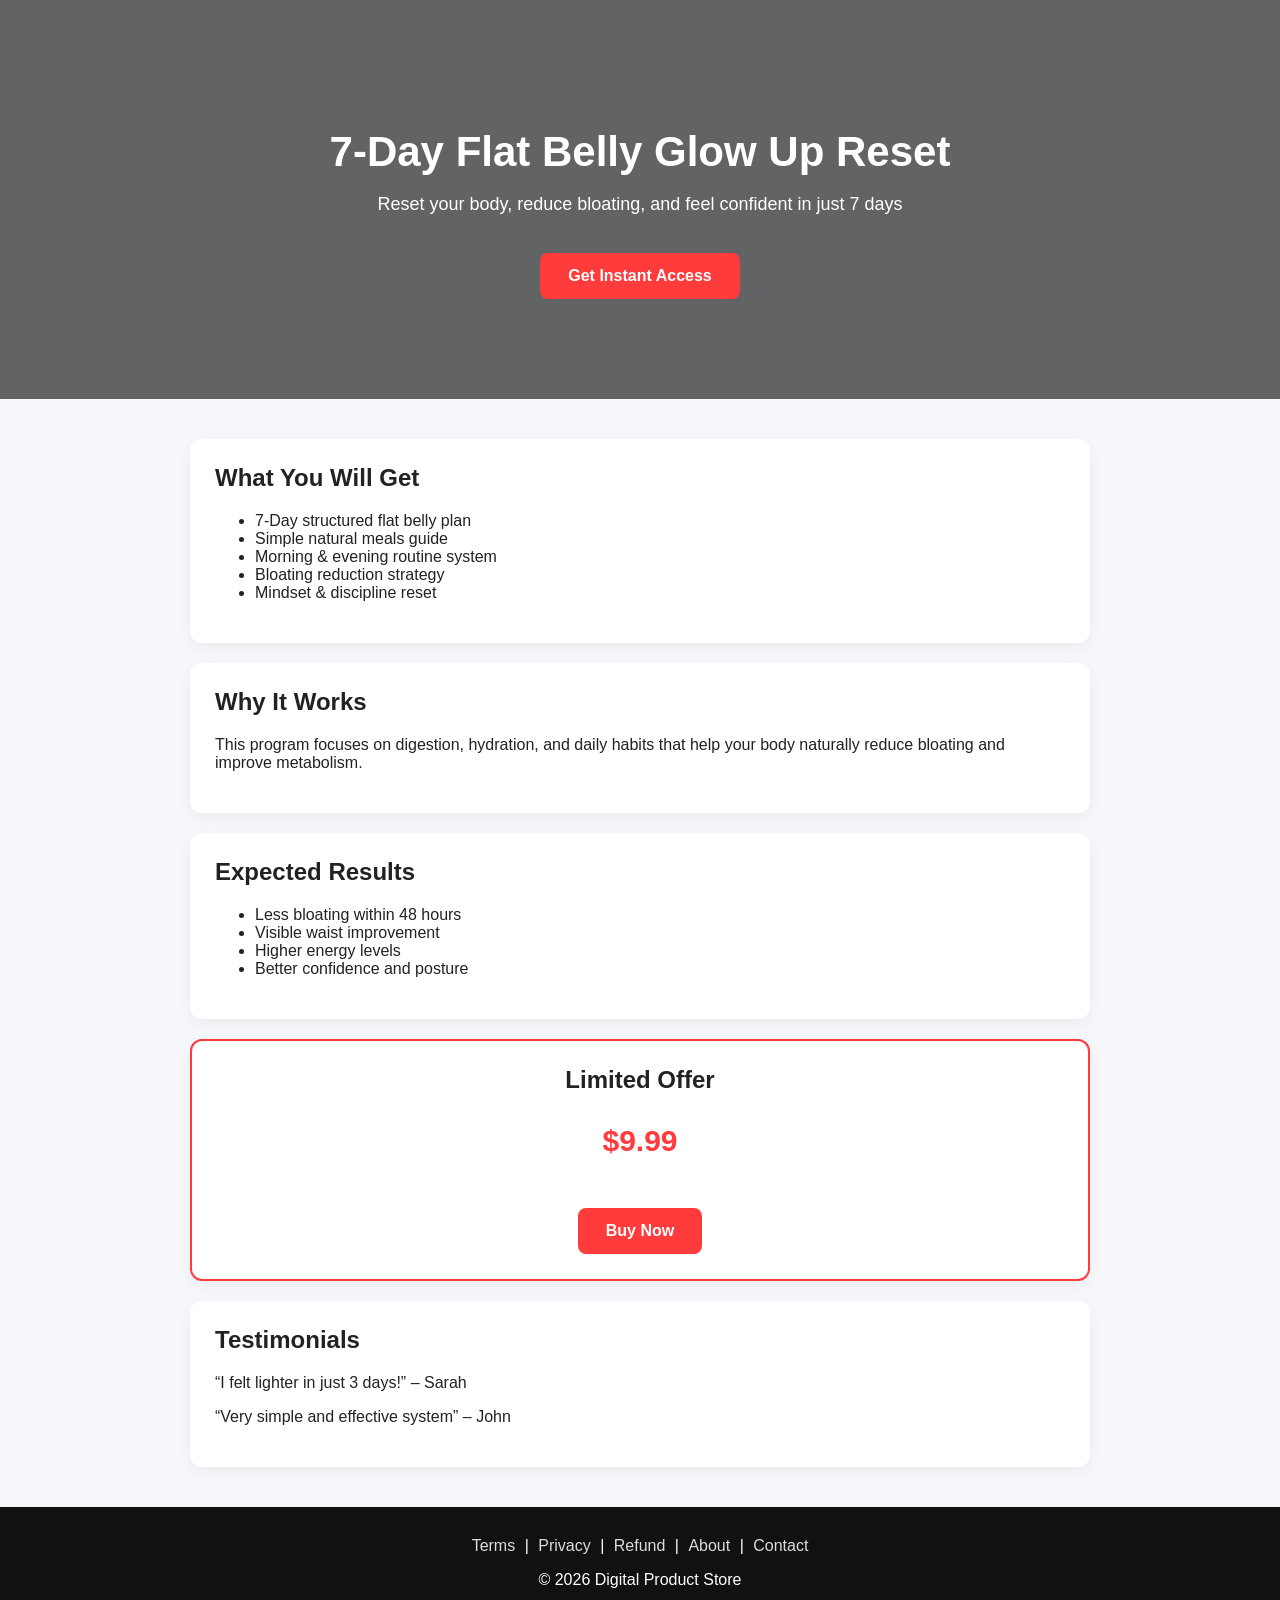
<file: index.html>
<!DOCTYPE html>
<html lang="en">
<head>
  <meta charset="UTF-8">
  <title>7-Day Flat Belly Glow Up Reset</title>
  <meta name="description" content="A simple 7-day natural system to reduce bloating, improve digestion, and feel lighter, healthier, and more confident.">
  <meta name="viewport" content="width=device-width, initial-scale=1.0">
  <!-- Google Analytics -->
  <script async src="https://www.googletagmanager.com/gtag/js?id=G-H994YHY02C"></script>
  <script>
    window.dataLayer = window.dataLayer || [];
    function gtag(){dataLayer.push(arguments);}
    gtag('js', new Date());

    gtag('config', 'G-H994YHY02C');
  </script>

  <link rel="stylesheet" href="style.css">
</head>

<body>

<header class="hero">
  <div class="overlay">
    <h1>7-Day Flat Belly Glow Up Reset</h1>
    <p>Reset your body, reduce bloating, and feel confident in just 7 days</p>
    <a class="btn" href="https://your-payment-link.com">Get Instant Access</a>
  </div>
</header>

<section class="container">
  <div class="card">
    <h2>What You Will Get</h2>
    <ul>
      <li>7-Day structured flat belly plan</li>
      <li>Simple natural meals guide</li>
      <li>Morning & evening routine system</li>
      <li>Bloating reduction strategy</li>
      <li>Mindset & discipline reset</li>
    </ul>
  </div>

  <div class="card">
    <h2>Why It Works</h2>
    <p>
      This program focuses on digestion, hydration, and daily habits that help your body naturally reduce bloating and improve metabolism.
    </p>
  </div>

  <div class="card">
    <h2>Expected Results</h2>
    <ul>
      <li>Less bloating within 48 hours</li>
      <li>Visible waist improvement</li>
      <li>Higher energy levels</li>
      <li>Better confidence and posture</li>
    </ul>
  </div>

  <div class="card highlight">
    <h2>Limited Offer</h2>
    <p class="price">$9.99</p>
    <a class="btn" href="https://your-payment-link.com">Buy Now</a>
  </div>

  <div class="card">
    <h2>Testimonials</h2>
    <p>“I felt lighter in just 3 days!” – Sarah</p>
    <p>“Very simple and effective system” – John</p>
  </div>
</section>

<footer>
  <a href="terms.html">Terms</a> |
  <a href="privacy.html">Privacy</a> |
  <a href="refund.html">Refund</a> |
  <a href="about.html">About</a> |
  <a href="contact.html">Contact</a>

  <p>© 2026 Digital Product Store</p>
</footer>

</body>
</html>
</file>
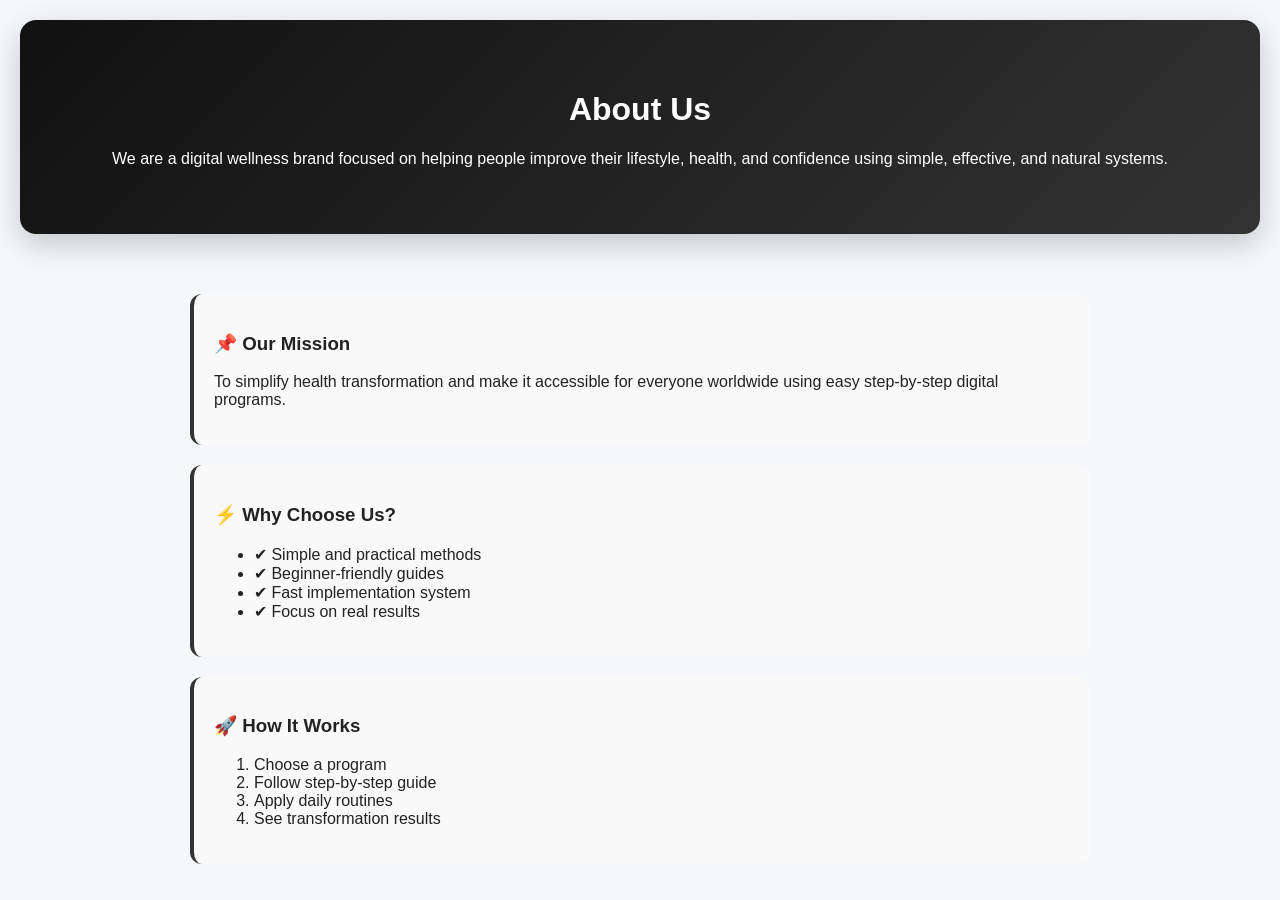
<file: about.html>
<!DOCTYPE html>
<html lang="en">
<head>
  <meta charset="UTF-8">
  <title>About Us</title>
  <meta name="viewport" content="width=device-width, initial-scale=1.0">
  <!-- Google Analytics -->
  <script async src="https://www.googletagmanager.com/gtag/js?id=G-H994YHY02C"></script>
  <script>
    window.dataLayer = window.dataLayer || [];
    function gtag(){dataLayer.push(arguments);}
    gtag('js', new Date());

    gtag('config', 'G-H994YHY02C');
  </script>

  <!-- MAIN CSS -->
  <link rel="stylesheet" href="./style.css">
</head>

<body>

<!-- HERO SECTION -->
<div class="hero-box">

  <h1>About Us</h1>

  <p>
    We are a digital wellness brand focused on helping people improve their lifestyle,
    health, and confidence using simple, effective, and natural systems.
  </p>

</div>

<div class="container">

  <div class="debug-box">
    <h3>📌 Our Mission</h3>
    <p>
      To simplify health transformation and make it accessible for everyone worldwide
      using easy step-by-step digital programs.
    </p>
  </div>

  <div class="debug-box">
    <h3>⚡ Why Choose Us?</h3>
    <ul>
      <li>✔ Simple and practical methods</li>
      <li>✔ Beginner-friendly guides</li>
      <li>✔ Fast implementation system</li>
      <li>✔ Focus on real results</li>
    </ul>
  </div>

  <div class="debug-box">
    <h3>🚀 How It Works</h3>
    <ol>
      <li>Choose a program</li>
      <li>Follow step-by-step guide</li>
      <li>Apply daily routines</li>
      <li>See transformation results</li>
    </ol>
  </div>

</div>

</body>
</html>
</file>
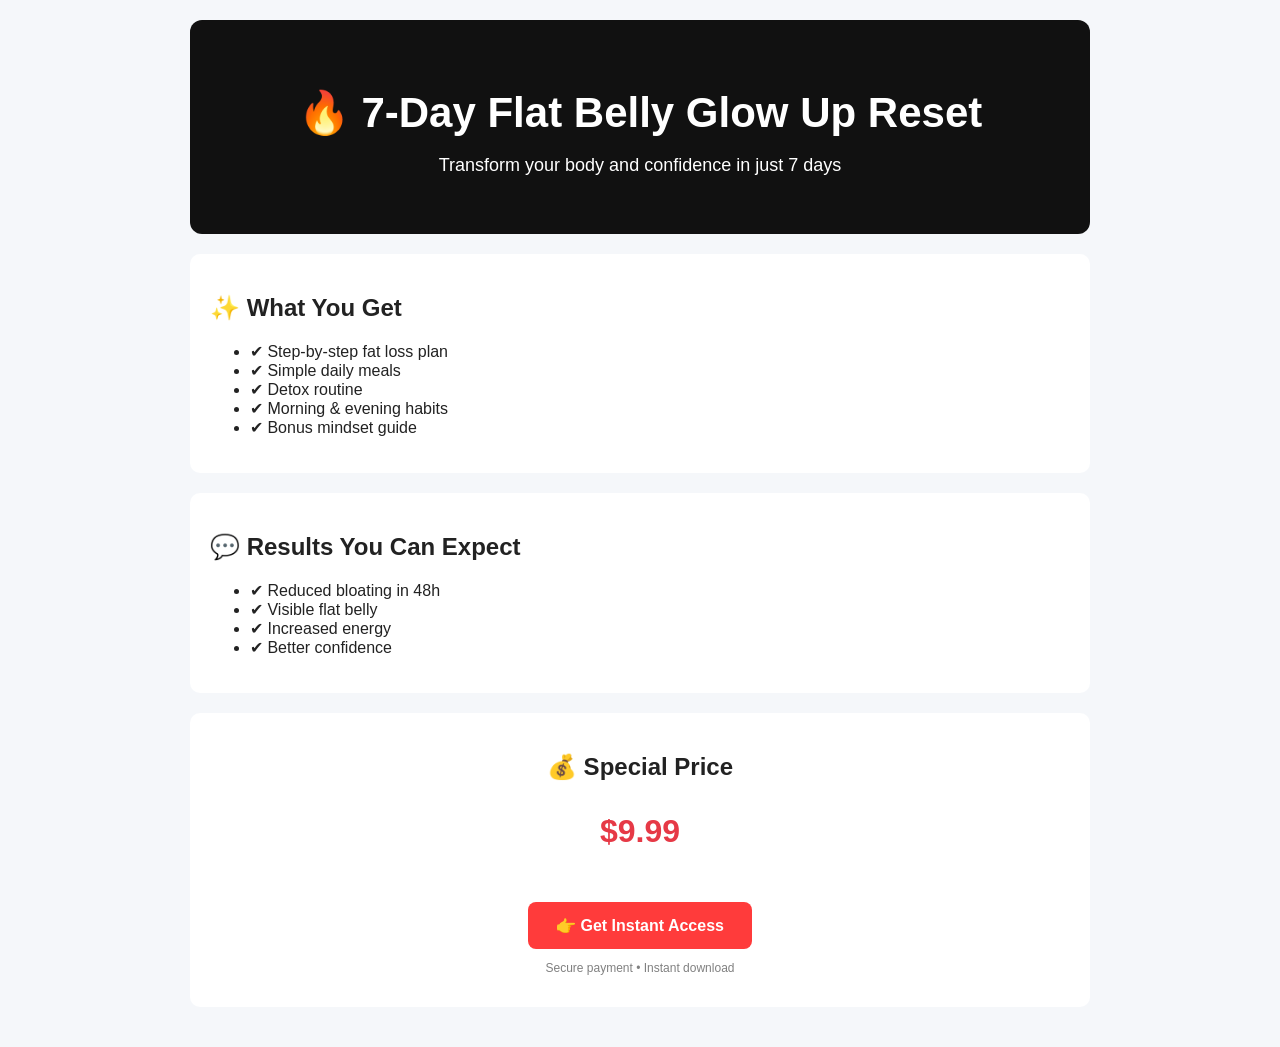
<file: offer.html>
<!DOCTYPE html>
<html lang="en">
<head>
  <meta charset="UTF-8">
  <title>Special Offer</title>
  <meta name="viewport" content="width=device-width, initial-scale=1.0">

  <!-- Google Analytics -->
  <script async src="https://www.googletagmanager.com/gtag/js?id=G-H994YHY02C"></script>
  <script>
    window.dataLayer = window.dataLayer || [];
    function gtag(){dataLayer.push(arguments);}
    gtag('js', new Date());

    gtag('config', 'G-H994YHY02C');
  </script>
  
  <link rel="stylesheet" href="./style.css">

  <style>
    .hero {
      background: #111;
      color: white;
      padding: 40px;
      text-align: center;
      border-radius: 12px;
    }

    .price {
      font-size: 32px;
      color: #e63946;
      font-weight: bold;
    }

    .box {
      background: white;
      padding: 20px;
      margin: 20px 0;
      border-radius: 10px;
    }
  </style>
</head>

<body>

<div class="container">

  <div class="hero">
    <h1>🔥 7-Day Flat Belly Glow Up Reset</h1>
    <p>Transform your body and confidence in just 7 days</p>
  </div>

  <div class="box">
    <h2>✨ What You Get</h2>
    <ul>
      <li>✔ Step-by-step fat loss plan</li>
      <li>✔ Simple daily meals</li>
      <li>✔ Detox routine</li>
      <li>✔ Morning & evening habits</li>
      <li>✔ Bonus mindset guide</li>
    </ul>
  </div>

  <div class="box">
    <h2>💬 Results You Can Expect</h2>
    <ul>
      <li>✔ Reduced bloating in 48h</li>
      <li>✔ Visible flat belly</li>
      <li>✔ Increased energy</li>
      <li>✔ Better confidence</li>
    </ul>
  </div>

  <div class="box" style="text-align:center;">
    <h2>💰 Special Price</h2>

    <p class="price">$9.99</p>

    <a href="https://your-payment-link.com" class="btn">
      👉 Get Instant Access
    </a>

    <p style="font-size:12px; color:gray;">
      Secure payment • Instant download
    </p>
  </div>

</div>

</body>
</html>
</file>
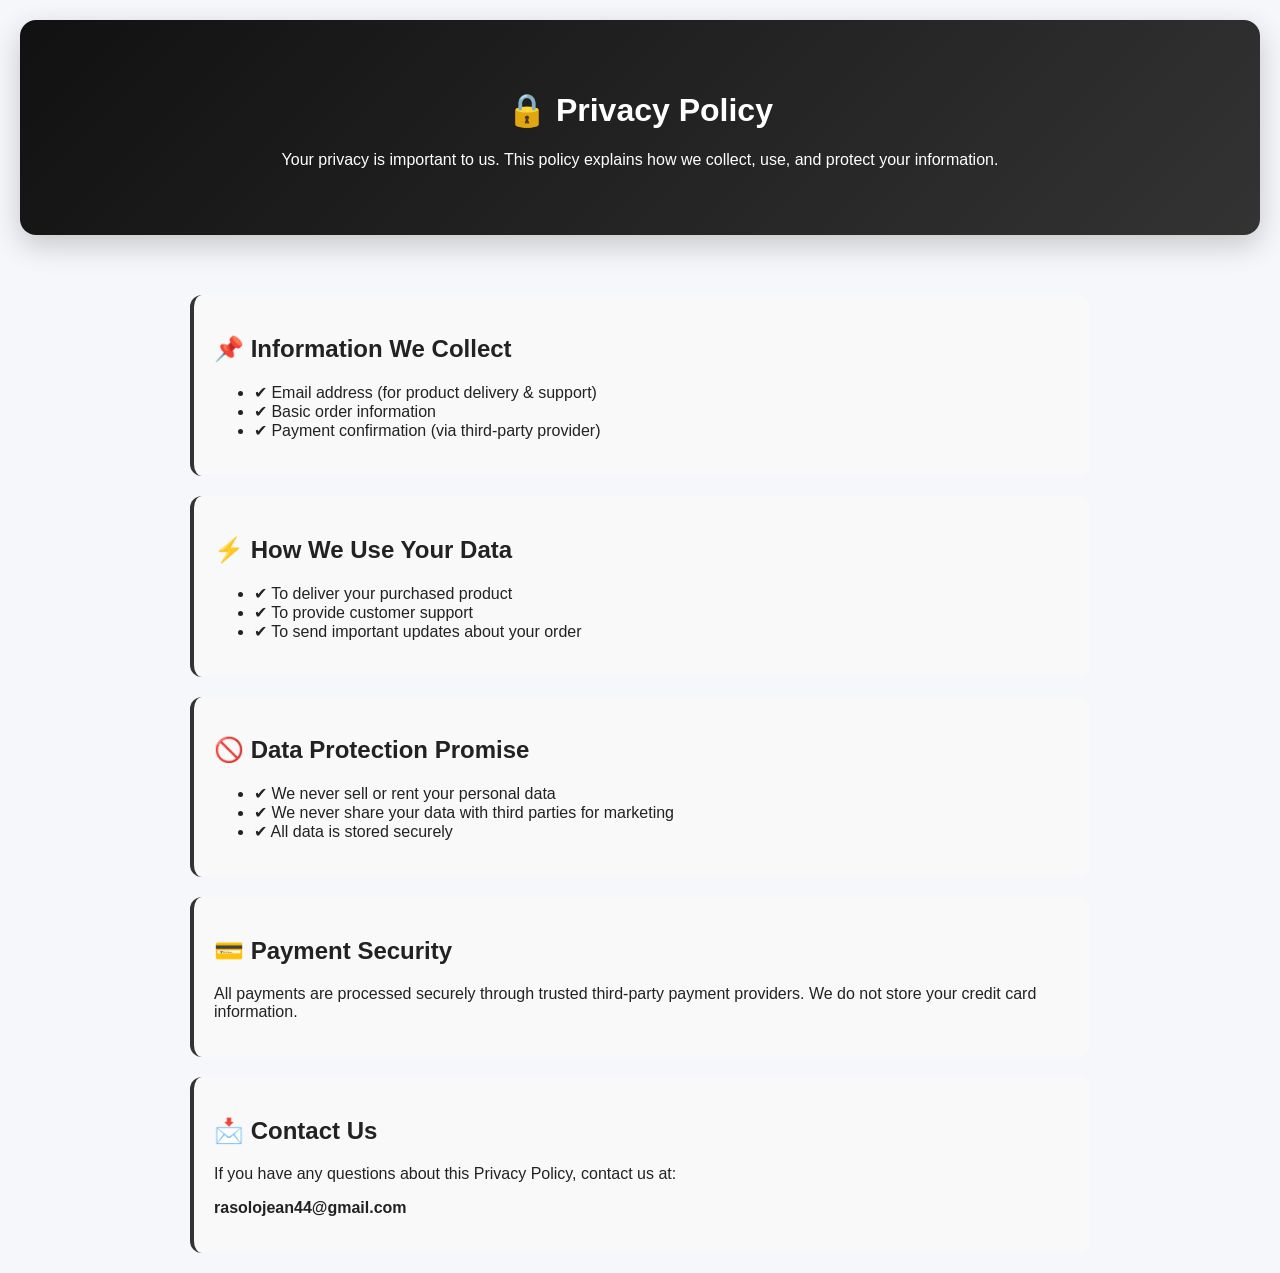
<file: privacy.html>
<!DOCTYPE html>
<html lang="en">
<head>
  <meta charset="UTF-8">
  <title>Privacy Policy</title>
  <meta name="viewport" content="width=device-width, initial-scale=1.0">

  <!-- Google Analytics -->
  <script async src="https://www.googletagmanager.com/gtag/js?id=G-H994YHY02C"></script>
  <script>
    window.dataLayer = window.dataLayer || [];
    function gtag(){dataLayer.push(arguments);}
    gtag('js', new Date());

    gtag('config', 'G-H994YHY02C');
  </script>
  
  <link rel="stylesheet" href="./style.css">
</head>

<body>

<!-- HERO SECTION -->
<div class="hero-box">

  <h1>🔒 Privacy Policy</h1>

  <p>
    Your privacy is important to us. This policy explains how we collect,
    use, and protect your information.
  </p>

</div>

<div class="container">

  <div class="debug-box">
    <h2>📌 Information We Collect</h2>
    <ul>
      <li>✔ Email address (for product delivery & support)</li>
      <li>✔ Basic order information</li>
      <li>✔ Payment confirmation (via third-party provider)</li>
    </ul>
  </div>

  <div class="debug-box">
    <h2>⚡ How We Use Your Data</h2>
    <ul>
      <li>✔ To deliver your purchased product</li>
      <li>✔ To provide customer support</li>
      <li>✔ To send important updates about your order</li>
    </ul>
  </div>

  <div class="debug-box">
    <h2>🚫 Data Protection Promise</h2>
    <ul>
      <li>✔ We never sell or rent your personal data</li>
      <li>✔ We never share your data with third parties for marketing</li>
      <li>✔ All data is stored securely</li>
    </ul>
  </div>

  <div class="debug-box">
    <h2>💳 Payment Security</h2>
    <p>
      All payments are processed securely through trusted third-party payment providers.
      We do not store your credit card information.
    </p>
  </div>

  <div class="debug-box">
    <h2>📩 Contact Us</h2>
    <p>
      If you have any questions about this Privacy Policy, contact us at:
    </p>
    <p><strong>rasolojean44@gmail.com</strong></p>
  </div>

</div>

</body>
</html>
</file>
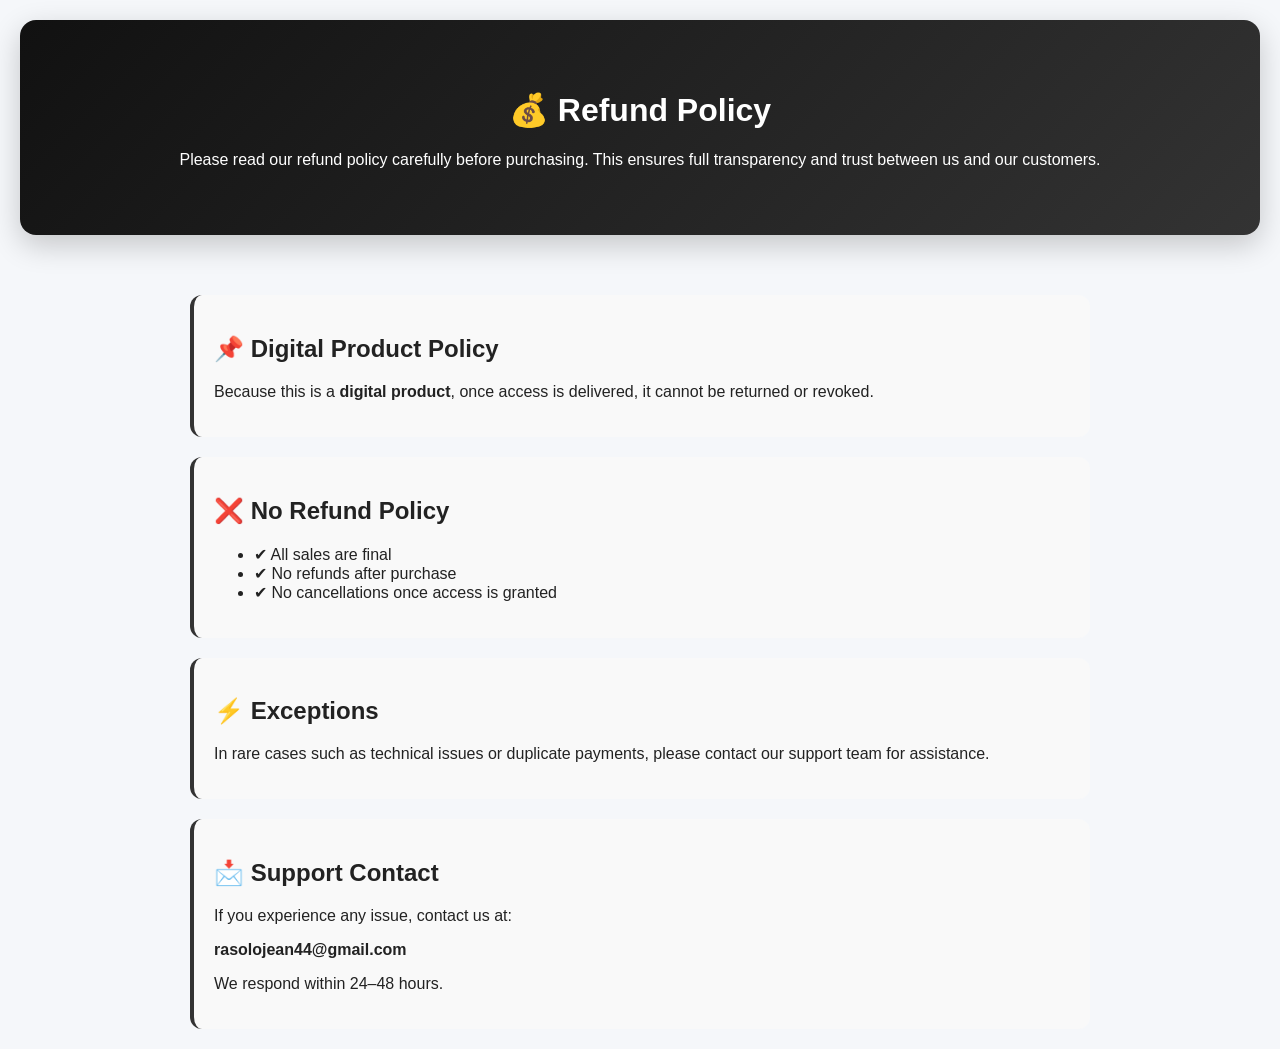
<file: refund.html>
<!DOCTYPE html>
<html lang="en">
<head>
  <meta charset="UTF-8">
  <title>Refund Policy</title>
  <meta name="viewport" content="width=device-width, initial-scale=1.0">
<!-- Google Analytics -->
  <script async src="https://www.googletagmanager.com/gtag/js?id=G-H994YHY02C"></script>
  <script>
    window.dataLayer = window.dataLayer || [];
    function gtag(){dataLayer.push(arguments);}
    gtag('js', new Date());

    gtag('config', 'G-H994YHY02C');
  </script>
  
  <link rel="stylesheet" href="./style.css">
</head>

<body>

<!-- HERO SECTION -->
<div class="hero-box">

  <h1>💰 Refund Policy</h1>

  <p>
    Please read our refund policy carefully before purchasing.
    This ensures full transparency and trust between us and our customers.
  </p>

</div>

<div class="container">

  <div class="debug-box">
    <h2>📌 Digital Product Policy</h2>
    <p>
      Because this is a <strong>digital product</strong>, once access is delivered,
      it cannot be returned or revoked.
    </p>
  </div>

  <div class="debug-box">
    <h2>❌ No Refund Policy</h2>
    <ul>
      <li>✔ All sales are final</li>
      <li>✔ No refunds after purchase</li>
      <li>✔ No cancellations once access is granted</li>
    </ul>
  </div>

  <div class="debug-box">
    <h2>⚡ Exceptions</h2>
    <p>
      In rare cases such as technical issues or duplicate payments,
      please contact our support team for assistance.
    </p>
  </div>

  <div class="debug-box">
    <h2>📩 Support Contact</h2>
    <p>
      If you experience any issue, contact us at:
    </p>
    <p><strong>rasolojean44@gmail.com</strong></p>

    <p>
      We respond within 24–48 hours.
    </p>
  </div>

</div>

</body>
</html>
</file>
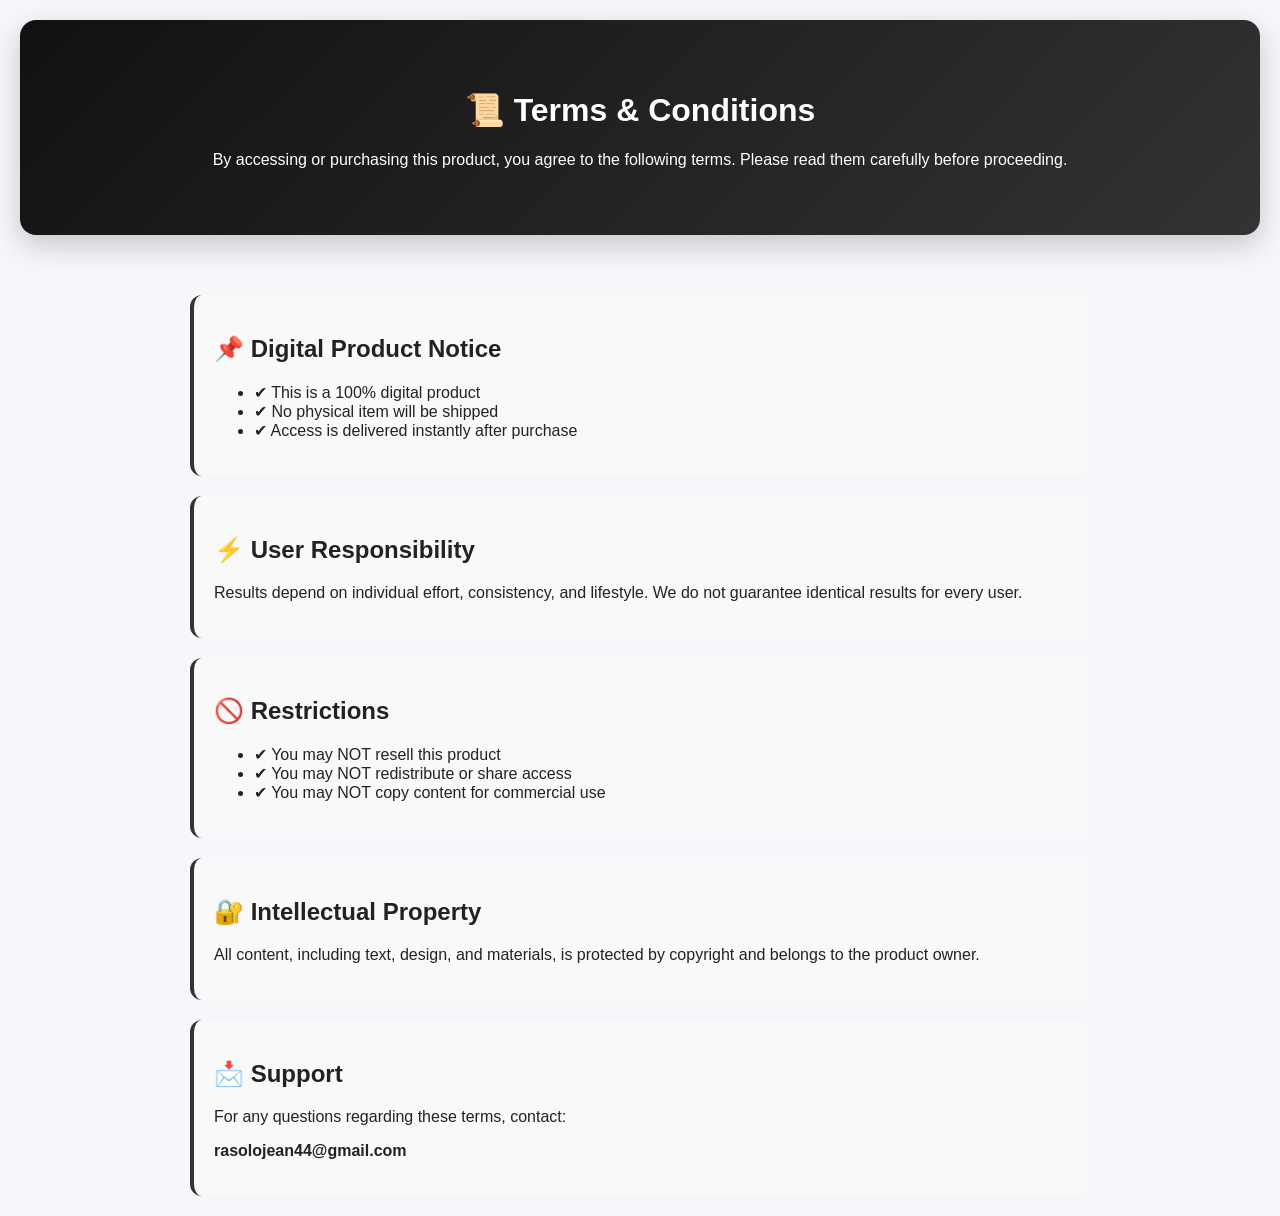
<file: terms.html>
<!DOCTYPE html>
<html lang="en">
<head>
  <meta charset="UTF-8">
  <title>Terms and Conditions</title>
  <meta name="viewport" content="width=device-width, initial-scale=1.0">

  <!-- Google Analytics -->
  <script async src="https://www.googletagmanager.com/gtag/js?id=G-H994YHY02C"></script>
  <script>
    window.dataLayer = window.dataLayer || [];
    function gtag(){dataLayer.push(arguments);}
    gtag('js', new Date());

    gtag('config', 'G-H994YHY02C');
  </script>
  
  <link rel="stylesheet" href="./style.css">
</head>

<body>

<!-- HERO SECTION -->
<div class="hero-box">

  <h1>📜 Terms & Conditions</h1>

  <p>
    By accessing or purchasing this product, you agree to the following terms.
    Please read them carefully before proceeding.
  </p>

</div>

<div class="container">

  <div class="debug-box">
    <h2>📌 Digital Product Notice</h2>
    <ul>
      <li>✔ This is a 100% digital product</li>
      <li>✔ No physical item will be shipped</li>
      <li>✔ Access is delivered instantly after purchase</li>
    </ul>
  </div>

  <div class="debug-box">
    <h2>⚡ User Responsibility</h2>
    <p>
      Results depend on individual effort, consistency, and lifestyle.
      We do not guarantee identical results for every user.
    </p>
  </div>

  <div class="debug-box">
    <h2>🚫 Restrictions</h2>
    <ul>
      <li>✔ You may NOT resell this product</li>
      <li>✔ You may NOT redistribute or share access</li>
      <li>✔ You may NOT copy content for commercial use</li>
    </ul>
  </div>

  <div class="debug-box">
    <h2>🔐 Intellectual Property</h2>
    <p>
      All content, including text, design, and materials, is protected by copyright
      and belongs to the product owner.
    </p>
  </div>

  <div class="debug-box">
    <h2>📩 Support</h2>
    <p>
      For any questions regarding these terms, contact:
    </p>
    <p><strong>rasolojean44@gmail.com</strong></p>
  </div>

</div>

</body>
</html>
</file>
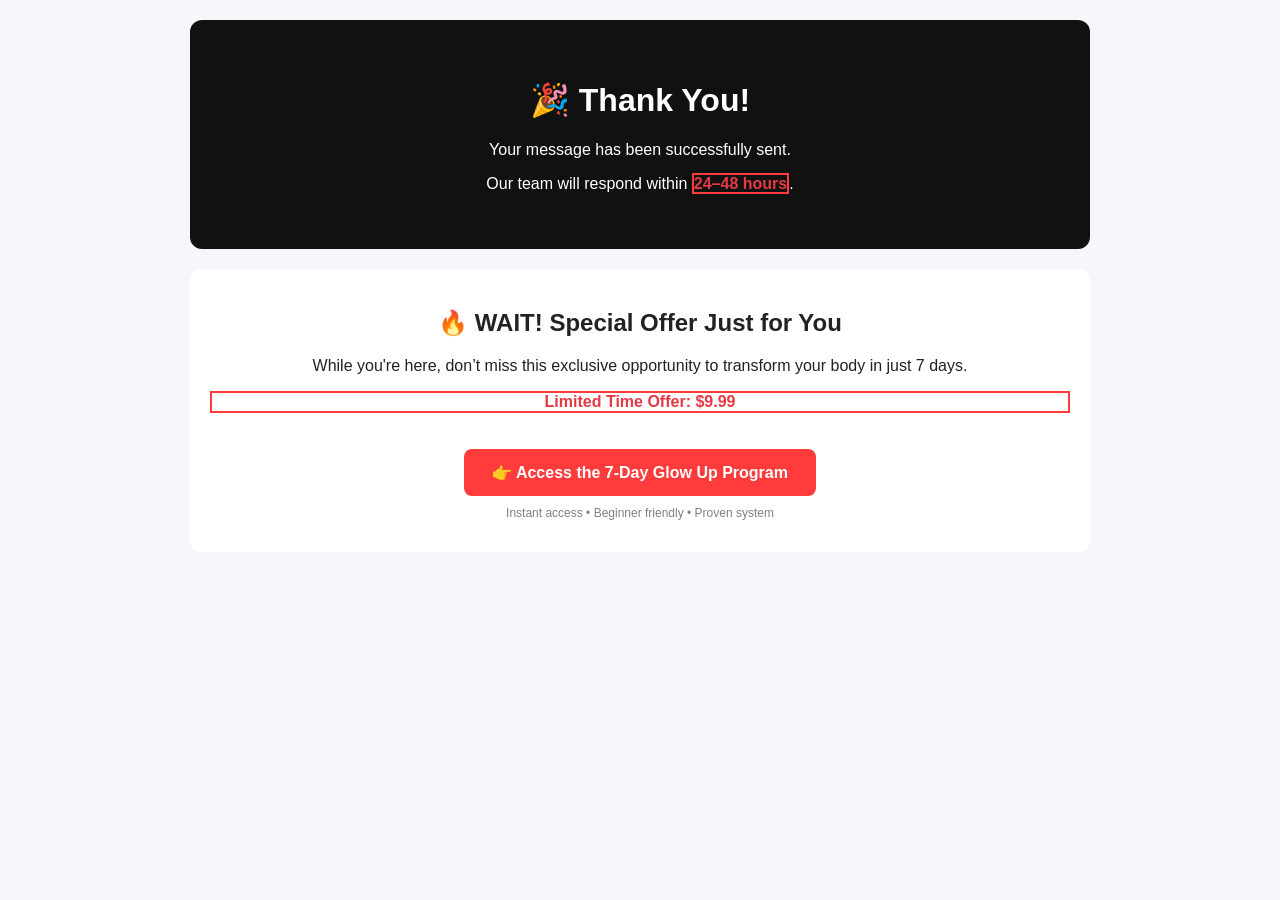
<file: thankyou.html>
<!DOCTYPE html>
<html lang="en">
<head>
  <meta charset="UTF-8">
  <title>Thank You</title>
  <meta name="viewport" content="width=device-width, initial-scale=1.0">
<!-- Google Analytics -->
  <script async src="https://www.googletagmanager.com/gtag/js?id=G-H994YHY02C"></script>
  <script>
    window.dataLayer = window.dataLayer || [];
    function gtag(){dataLayer.push(arguments);}
    gtag('js', new Date());

    gtag('config', 'G-H994YHY02C');
  </script>
  
  <link rel="stylesheet" href="./style.css">

  <style>
    .success-box {
      background: #111;
      color: white;
      padding: 40px;
      border-radius: 12px;
      text-align: center;
      margin-bottom: 20px;
    }

    .highlight {
      color: #e63946;
      font-weight: bold;
    }

    .offer-box {
      background: white;
      padding: 20px;
      border-radius: 10px;
      margin-top: 20px;
      text-align: center;
    }
  </style>
</head>

<body>

<div class="container">

  <div class="success-box">
    <h1>🎉 Thank You!</h1>
    <p>Your message has been successfully sent.</p>

    <p>
      Our team will respond within <span class="highlight">24–48 hours</span>.
    </p>
  </div>

  <div class="offer-box">
    <h2>🔥 WAIT! Special Offer Just for You</h2>

    <p>
      While you're here, don’t miss this exclusive opportunity to transform your body in just 7 days.
    </p>

    <p class="highlight">Limited Time Offer: $9.99</p>

    <a href="offer.html" class="btn">
      👉 Access the 7-Day Glow Up Program
    </a>

    <p style="font-size:12px; color:gray; margin-top:10px;">
      Instant access • Beginner friendly • Proven system
    </p>
  </div>

</div>

</body>
</html>
</file>
<file: style.css>
body {
  margin: 0;
  font-family: 'Arial', sans-serif;
  background: #f5f7fa;
  color: #222;
}

/* HERO */
.hero {
  background: linear-gradient(rgba(0,0,0,0.6), rgba(0,0,0,0.6)),
  url('https://images.unsplash.com/photo-1554284126-aa88f22d8b74') center/cover;
  color: white;
  text-align: center;
  padding: 100px 20px;
}

.hero h1 {
  font-size: 42px;
  margin-bottom: 10px;
}

.hero p {
  font-size: 18px;
}

/* BUTTON */
.btn {
  display: inline-block;
  padding: 14px 28px;
  background: #ff3b3b;
  color: white;
  text-decoration: none;
  border-radius: 8px;
  margin-top: 20px;
  font-weight: bold;
}

.btn:hover {
  background: #e03131;
}

/* CONTAINER */
.container {
  max-width: 900px;
  margin: auto;
  padding: 20px;
}

/* CARDS */
.card {
  background: white;
  padding: 25px;
  margin: 20px 0;
  border-radius: 12px;
  box-shadow: 0 4px 15px rgba(0,0,0,0.05);
}

.card h2 {
  margin-top: 0;
}

/* HIGHLIGHT */
.highlight {
  border: 2px solid #ff3b3b;
  text-align: center;
}

.price {
  font-size: 30px;
  color: #ff3b3b;
  font-weight: bold;
}

/* FOOTER */
footer {
  text-align: center;
  padding: 30px;
  background: #111;
  color: white;
}

footer a {
  color: #ddd;
  margin: 0 5px;
  text-decoration: none;
}

footer a:hover {
  color: white;
}
.hero-box {
  background: linear-gradient(135deg, #111, #333);
  color: white;
  padding: 50px;
  border-radius: 16px;
  text-align: center;
  margin: 20px;
  box-shadow: 0 10px 30px rgba(0,0,0,0.2);
}

.container {
  max-width: 900px;
  margin: auto;
  padding: 20px;
}

.debug-box {
  background: #f9f9f9;
  border-radius: 12px;
  padding: 20px;
  margin-top: 20px;
  border-left: 4px solid #333;
}
</file>
